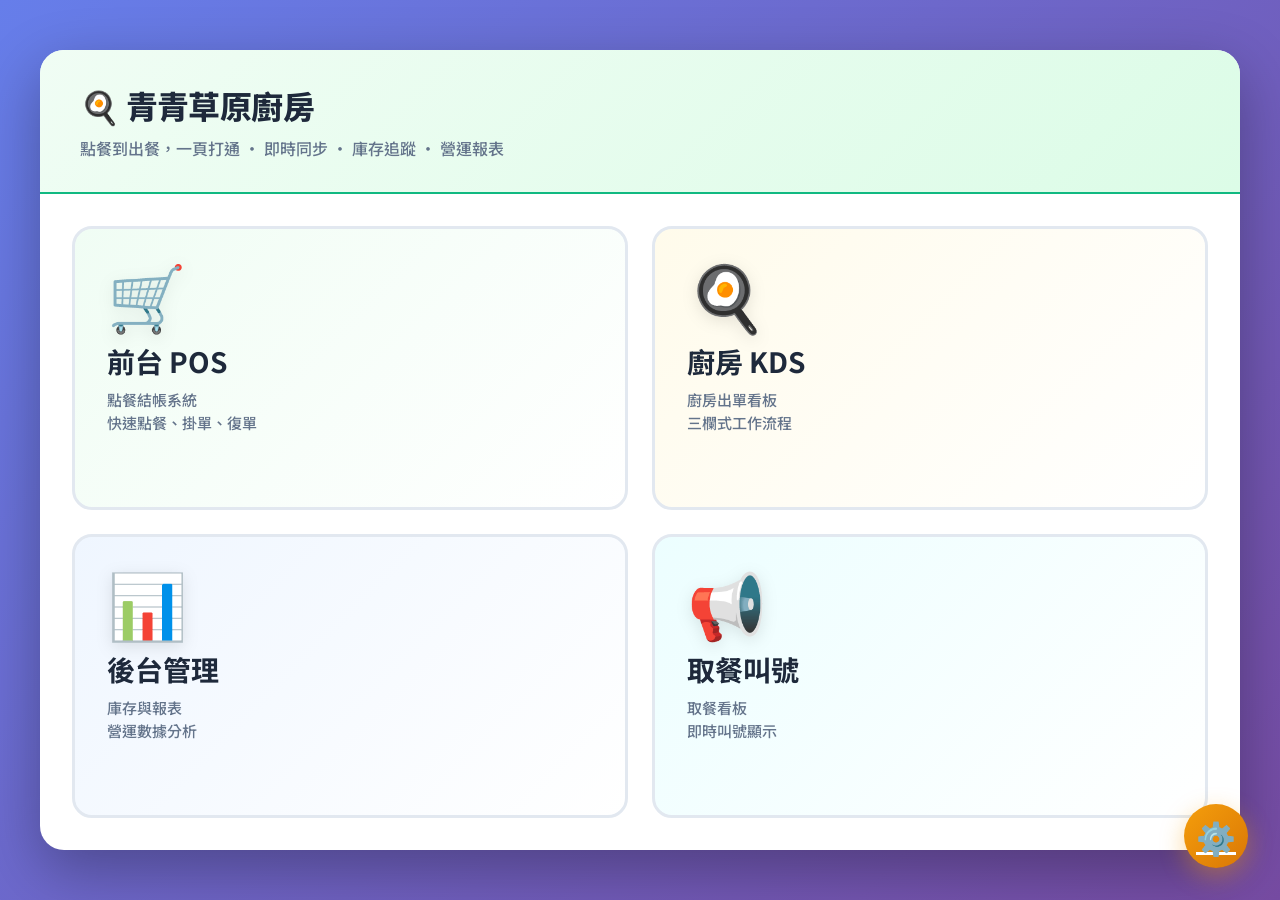
<file: frontend/index.html>
<!doctype html>
<html lang="zh-Hant">
<head>
  <meta charset="UTF-8" />
  <meta name="viewport" content="width=device-width, initial-scale=1.0, user-scalable=no" />
  <meta name="description" content="早餐店智慧系統：整合 POS、KDS、庫存管理與營運分析。" />
  <link rel="icon" type="image/x-icon" href="/assets/favicon.ico" />
  <title>早餐店智慧系統 - 青青草原廚房</title>
  <style>
    @import url("https://fonts.googleapis.com/css2?family=Inter:wght@600;700;800&family=Noto+Sans+TC:wght@500;600;700;800&display=swap");

    * {
      box-sizing: border-box;
      margin: 0;
      padding: 0;
    }

    body {
      font-family: "Noto Sans TC", "Inter", sans-serif;
      background: linear-gradient(135deg, #667eea 0%, #764ba2 100%);
      height: 100vh;
      height: 100dvh;
      overflow: hidden;
      display: flex;
      align-items: center;
      justify-content: center;
      padding: 20px;
    }

    .container {
      width: 100%;
      max-width: 1200px;
      height: 100%;
      max-height: 800px;
      background: white;
      border-radius: 24px;
      box-shadow: 0 20px 60px rgba(0, 0, 0, 0.3);
      display: flex;
      flex-direction: column;
      overflow: hidden;
    }

    .header {
      padding: 32px 40px;
      background: linear-gradient(135deg, #F0FDF4 0%, #DCFCE7 100%);
      border-bottom: 2px solid #10B981;
    }

    .header h1 {
      font-size: 32px;
      font-weight: 800;
      color: #1E293B;
      margin-bottom: 8px;
      letter-spacing: -0.02em;
    }

    .header p {
      font-size: 16px;
      color: #64748B;
      font-weight: 500;
    }

    .grid {
      flex: 1;
      display: grid;
      grid-template-columns: repeat(2, 1fr);
      grid-template-rows: repeat(2, 1fr);
      gap: 24px;
      padding: 32px;
      overflow: hidden;
    }

    .card {
      position: relative;
      background: white;
      border: 3px solid #E2E8F0;
      border-radius: 20px;
      padding: 32px;
      text-decoration: none;
      color: inherit;
      transition: all 300ms cubic-bezier(0.4, 0, 0.2, 1);
      display: flex;
      flex-direction: column;
      justify-content: space-between;
      overflow: hidden;
    }

    .card::before {
      content: '';
      position: absolute;
      top: 0;
      left: 0;
      right: 0;
      height: 6px;
      background: linear-gradient(90deg, var(--color) 0%, var(--color-light) 100%);
      transform: scaleX(0);
      transform-origin: left;
      transition: transform 300ms ease;
    }

    .card:hover {
      transform: translateY(-8px);
      box-shadow: 0 20px 40px rgba(0, 0, 0, 0.15);
      border-color: var(--color);
    }

    .card:hover::before {
      transform: scaleX(1);
    }

    .card-icon {
      font-size: 64px;
      line-height: 1;
      margin-bottom: 16px;
      filter: drop-shadow(0 4px 8px rgba(0, 0, 0, 0.1));
    }

    .card-title {
      font-size: 28px;
      font-weight: 700;
      margin-bottom: 8px;
      color: #1E293B;
    }

    .card-desc {
      font-size: 15px;
      color: #64748B;
      font-weight: 500;
      line-height: 1.5;
    }

    .card-pos {
      --color: #10B981;
      --color-light: #34D399;
      background: linear-gradient(135deg, #F0FDF4 0%, #FFFFFF 100%);
    }

    .card-kds {
      --color: #F59E0B;
      --color-light: #FBBF24;
      background: linear-gradient(135deg, #FFFBEB 0%, #FFFFFF 100%);
    }

    .card-admin {
      --color: #3B82F6;
      --color-light: #60A5FA;
      background: linear-gradient(135deg, #EFF6FF 0%, #FFFFFF 100%);
    }

    .card-pickup {
      --color: #06B6D4;
      --color-light: #22D3EE;
      background: linear-gradient(135deg, #ECFEFF 0%, #FFFFFF 100%);
    }

    .settings-btn {
      position: fixed;
      bottom: 32px;
      right: 32px;
      width: 64px;
      height: 64px;
      background: linear-gradient(135deg, #F59E0B 0%, #D97706 100%);
      border: none;
      border-radius: 50%;
      font-size: 32px;
      color: white;
      cursor: pointer;
      box-shadow: 0 8px 24px rgba(245, 158, 11, 0.4);
      transition: all 300ms ease;
      display: flex;
      align-items: center;
      justify-content: center;
    }

    .settings-btn:hover {
      transform: scale(1.1) rotate(90deg);
      box-shadow: 0 12px 32px rgba(245, 158, 11, 0.6);
    }

    @media (max-width: 900px) {
      .grid {
        grid-template-columns: 1fr;
        grid-template-rows: repeat(4, 1fr);
        gap: 16px;
        padding: 20px;
      }

      .card {
        padding: 24px;
      }

      .card-icon {
        font-size: 48px;
      }

      .card-title {
        font-size: 22px;
      }

      .settings-btn {
        width: 56px;
        height: 56px;
        font-size: 28px;
        bottom: 24px;
        right: 24px;
      }
    }
  </style>
</head>
<body>
  <div class="container">
    <header class="header">
      <h1>🍳 青青草原廚房</h1>
      <p>點餐到出餐，一頁打通 · 即時同步 · 庫存追蹤 · 營運報表</p>
    </header>

    <main class="grid">
      <a href="/pos" class="card card-pos">
        <div>
          <div class="card-icon">🛒</div>
          <h2 class="card-title">前台 POS</h2>
          <p class="card-desc">點餐結帳系統<br>快速點餐、掛單、復單</p>
        </div>
      </a>

      <a href="/kds" class="card card-kds">
        <div>
          <div class="card-icon">🍳</div>
          <h2 class="card-title">廚房 KDS</h2>
          <p class="card-desc">廚房出單看板<br>三欄式工作流程</p>
        </div>
      </a>

      <a href="/admin" class="card card-admin">
        <div>
          <div class="card-icon">📊</div>
          <h2 class="card-title">後台管理</h2>
          <p class="card-desc">庫存與報表<br>營運數據分析</p>
        </div>
      </a>

      <a href="/pickup" class="card card-pickup">
        <div>
          <div class="card-icon">📢</div>
          <h2 class="card-title">取餐叫號</h2>
          <p class="card-desc">取餐看板<br>即時叫號顯示</p>
        </div>
      </a>
    </main>
  </div>

  <a href="/docs" class="settings-btn" title="API 文件">⚙️</a>
</body>
</html>
</file>
